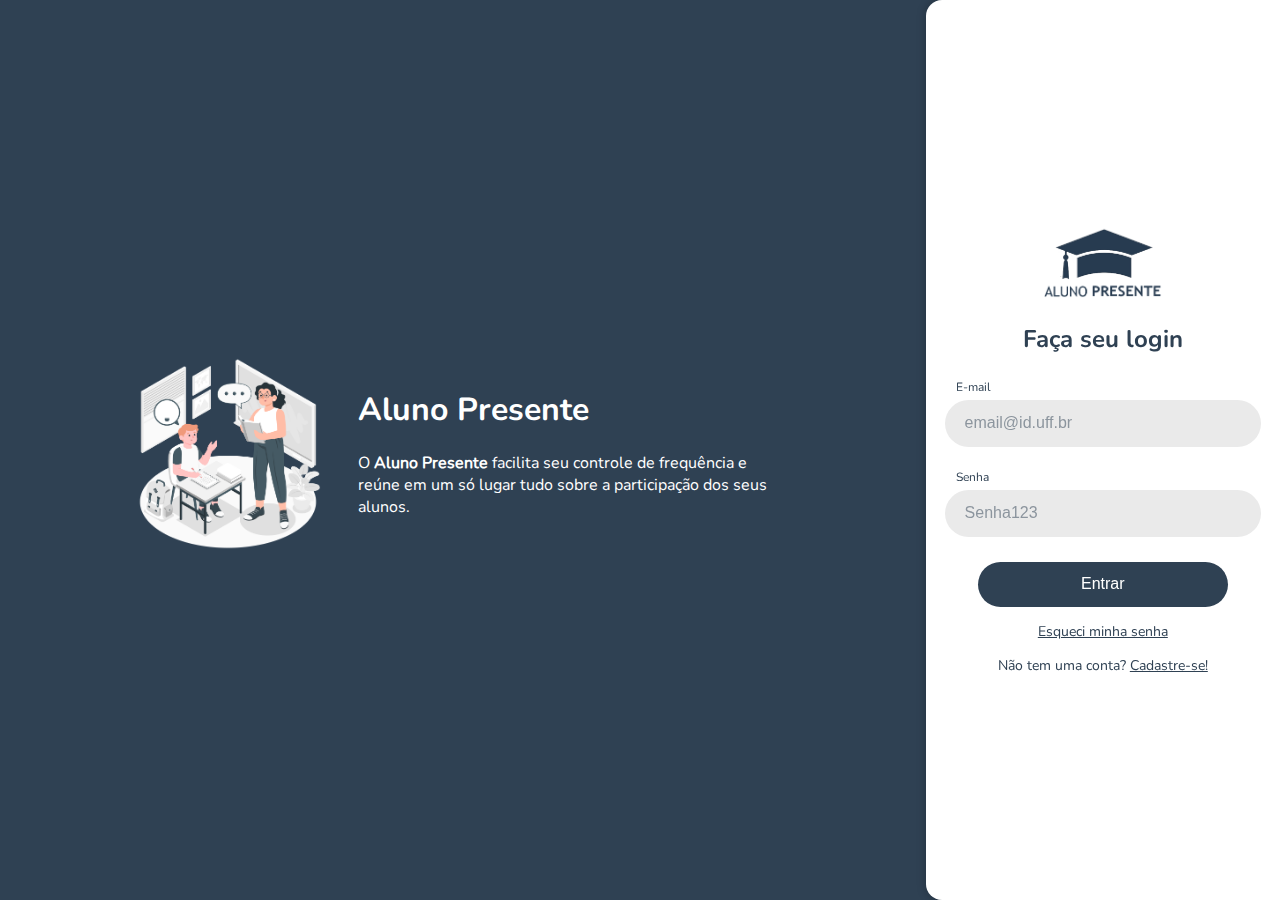
<file: index.html>
<!DOCTYPE html>
<html lang="pt-BR">

<head>
    <meta charset="UTF-8">
    <meta name="viewport" content="width=device-width, initial-scale=1.0">
    <title>Aluno Presente</title>
    <link rel="stylesheet" href="styles.css">
</head>

<body>
    <div class="descriptionBox">
        <img src="./assets/images/teatcher.png" alt="logo" width="200px" />
        <div>
            <h1>Aluno Presente</h1>
            <p>O <b>Aluno Presente</b> facilita seu controle de frequência e reúne em um só lugar tudo sobre a participação dos seus alunos.</p>
        </div>
    </div>
    <div class="container">
        <img src="./assets/images/logoBlue.png" alt="logo" width="120px" />
        <h3>Faça seu login</h3>
        <div name="login" class="formContent">
            <label for="input_email">E-mail</label>
            <input type="text" id="input_email" placeholder="email@id.uff.br" class="inputText">
            <span class="msgError" id="email_error">Digite um e-mail válido!</span>
            <br />
            <label for="input_password">Senha</label>
            <input type="password" id="input_password" placeholder="Senha123" class="inputText">
            <span class="msgError" id="password_error">Digite sua senha!</span>
            <div class="footerInfos">
                <button class="loginBtn" onclick="doLogin()">Entrar</button>
                <a href="./recoverPassword.html">Esqueci minha senha</a>
                <small>Não tem uma conta? <a href="./newAccount.html">Cadastre-se!</a></small>
            </div>
        </div>
</body>

<script src="script.js"></script>

</html>
</file>
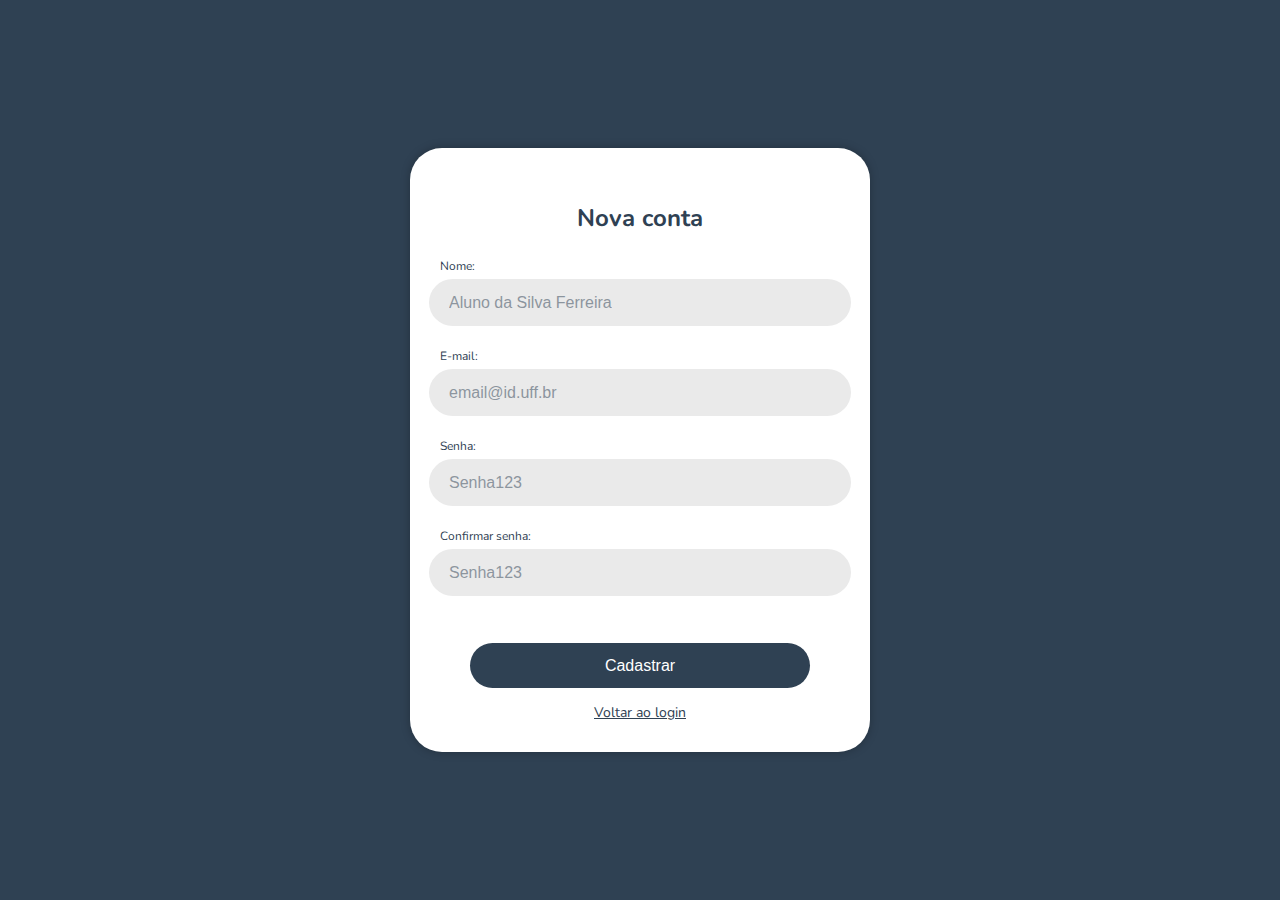
<file: newAccount.html>
<!DOCTYPE html>
<html lang="pt-BR">

<head>
    <meta charset="UTF-8">
    <meta name="viewport" content="width=device-width, initial-scale=1.0">
    <title>Aluno Presente</title>
    <link rel="stylesheet" href="styles.css">
</head>

<body>
    <div class="pageContent">
        <div class="genericContainer">
            <h3>Nova conta</h3>
            <div name="login" class="formContent">
                <label for="input_name">Nome:</label>
                <input type="text" id="input_name" placeholder="Aluno da Silva Ferreira" class="inputText">
                <span class="msgError" id="name_error">Digite seu nome!</span>
                <br/>
                <label for="input_email">E-mail:</label>
                <input type="text" id="input_email" placeholder="email@id.uff.br" class="inputText">
                <span class="msgError" id="email_error">Digite um e-mail válido!</span>
                <br/>
                <label for="input_password">Senha:</label>
                <input type="password" id="input_password" placeholder="Senha123" class="inputText">
                <span class="msgError" id="password_error">Digite sua senha!</span>
                <br/>
                <label for="input_confirm_password">Confirmar senha:</label>
                <input type="password" id="input_password_confirmation" placeholder="Senha123" class="inputText">
                <span class="msgError" id="password_confirmation_error">A senha e a confirmação de senha devem ser iguais.</span>
                <br/>
                <div class="footerInfos">
                    <button class="loginBtn" onclick="signUp()">Cadastrar</button>
                    <a href="./index.html">Voltar ao login</a>
                </div>
            </div>
        </div>
</body>

<script src="script.js"></script>

</html>
</file>
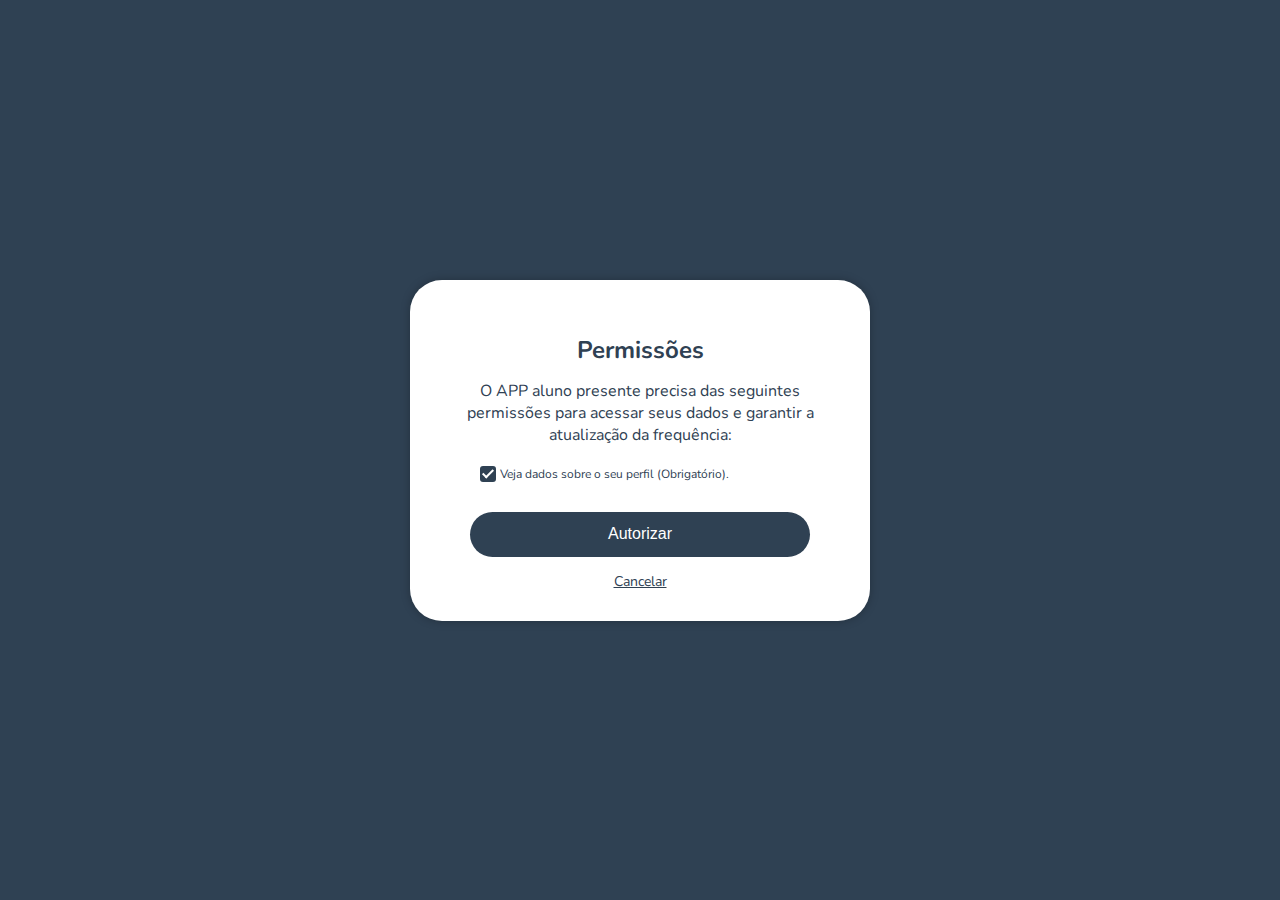
<file: permissions.html>
<!DOCTYPE html>
<html lang="pt-BR">

<head>
    <meta charset="UTF-8">
    <meta name="viewport" content="width=device-width, initial-scale=1.0">
    <title>Aluno Presente</title>
    <link rel="stylesheet" href="styles.css">
</head>

<body>
    <div class="pageContent">
        <div class="genericContainer">
            <h3>Permissões</h3>
            <div name="login" class="formContent">
                <p>O APP aluno presente precisa das seguintes permissões para acessar seus dados e garantir a atualização da frequência:</p>
                <label class="checkboxContainer">Veja dados sobre o seu perfil (Obrigatório).
                    <input type="checkbox" value="profile" checked disabled>
                    <span class="checkmark"></span>
                </label>
                <div class="footerInfos">
                    <button class="loginBtn" onclick="checkPermissions()">Autorizar</button>
                    <a href="./index.html">Cancelar</a>
                </div>
            </div>
        </div>
</body>

<script src="script.js"></script>

</html>
</file>
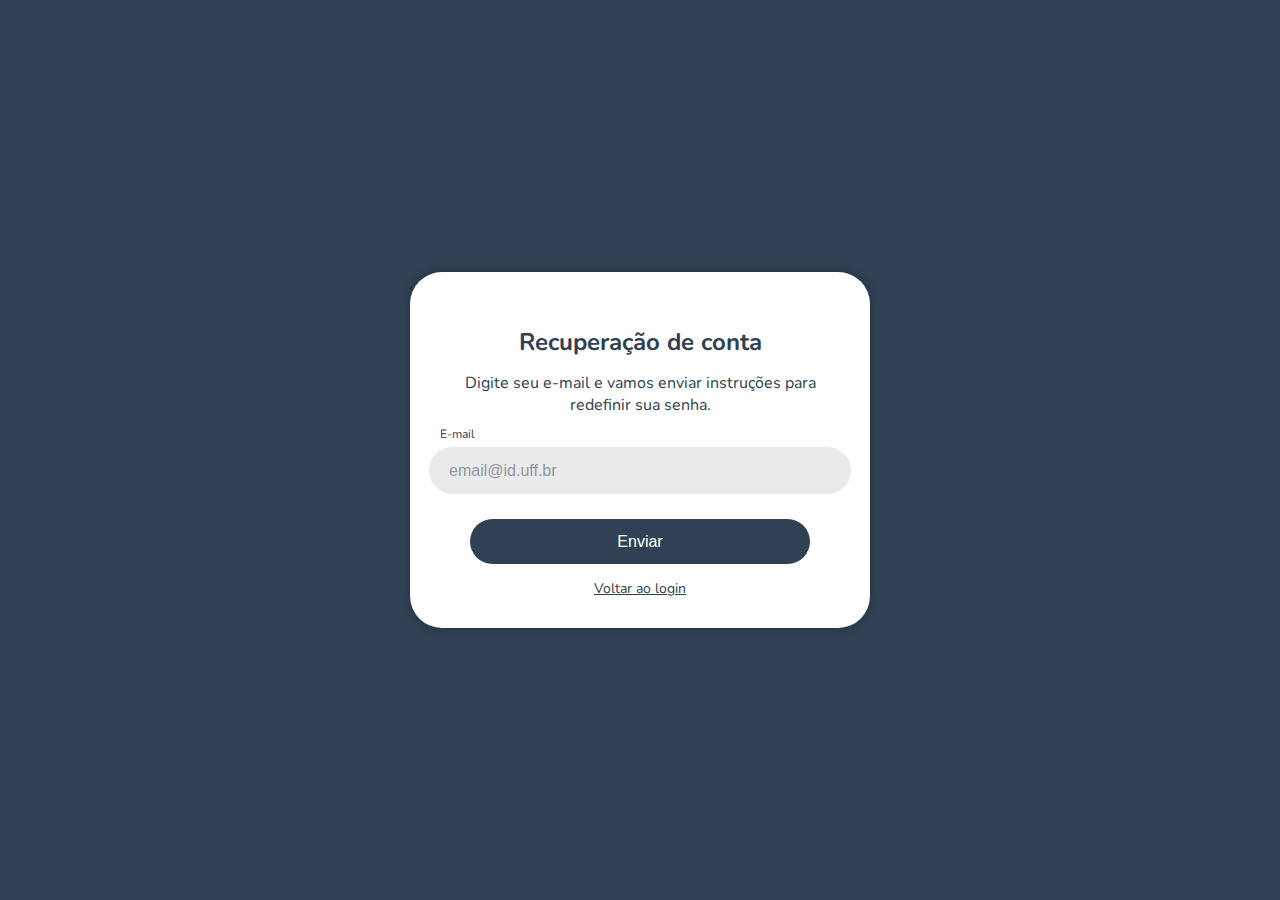
<file: recoverPassword.html>
<!DOCTYPE html>
<html lang="pt-BR">

<head>
    <meta charset="UTF-8">
    <meta name="viewport" content="width=device-width, initial-scale=1.0">
    <title>Aluno Presente</title>
    <link rel="stylesheet" href="styles.css">
</head>

<body>
    <div class="pageContent">
        <div class="genericContainer">
            <h3>Recuperação de conta</h3>
            <div name="login" class="formContent">
                <p>Digite seu e-mail e vamos enviar instruções para redefinir sua senha.</p>
                <label for="input_email">E-mail</label>
                <input type="text" id="input_email" placeholder="email@id.uff.br" class="inputText">
                <span class="msgError" id="email_error">Digite um e-mail válido!</span>
                <div class="footerInfos">
                    <button class="loginBtn" onclick="recoverPassword()">Enviar</button>
                    <a href="./index.html">Voltar ao login</a>
                </div>
            </div>
        </div>
</body>

<script src="script.js"></script>

</html>
</file>
<file: styles.css>
@font-face {
    font-family: "Bold";   /*Can be any text*/
    src: local("Nunito-Bold"), url("./assets/fonts/Nunito-Bold.ttf") format("truetype");
}

@font-face {
    font-family: "Normal";   /*Can be any text*/
    src: local("Nunito-Regular"), url("./assets/fonts/Nunito-Regular.ttf") format("truetype");
}

:root {
    --primary-color: rgb(47, 65, 83);
    --secondary-color: rgb(255, 255, 255);
  }


html, body {
    margin: 0;
    padding: 0;
    font-family: 'Lucida Sans', 'Lucida Sans Regular', 'Lucida Grande', 'Lucida Sans Unicode', Geneva, Verdana, sans-serif;
    background-color: var(--primary-color);
    display: flex;
    justify-content: center;
    align-items: center;
    height: 100vh;
    font-family: "Normal";
}

h1, h3 {
    font-family: "Bold";

}

.container {
    display: flex;
    flex-direction: column;
    align-items: center;
    justify-content: center;
    max-height: 500px;
    min-width: 250px;
    width: 70vw;
    max-width: 400px;
    background-color: var(--secondary-color);
    border-radius: 32px;
    padding: 30px 30px;
    box-shadow: 0px 0px 10px 0px rgba(0,0,0,0.25);
}

.descriptionBox {
    display: none;
}

/* Desktop layout */
@media screen and (min-width: 1024px) {

    html{
        justify-content: flex-start;
    }

    .descriptionBox {
        display: flex;
        width: 50vw;
        margin-left: 10vw;
        justify-content: center;
        align-items: center;
        color: var(--secondary-color);
    }

    .descriptionBox div {
        margin-left: 30px;
    }

    .container {
        width: 23vw;
        max-height: none;
        position: fixed;
        right: 0;
        top: 0;
        bottom: 0;
        border-radius: 16px 0px 0px 16px;
    }
}

.container h3 {
    font-size: 24px;
    color: var(--primary-color);
    font-weight: 500;
}

.loginBtn {
    width: 100%;
    height: 45px;
    border: none;
    border-radius: 32px;
    background-color: var(--primary-color);
    font-size: 16px;
    color: var(--secondary-color);
    opacity: 1;
    justify-content: center;
    align-items: center;
    display: flex;
    margin-top: 25px;
    cursor: pointer;
}

.formContent{
    display: flex;
    flex-direction: column;
    align-items: center;
    justify-content: center;
    width: 100%;
}

.formContent label{
    font-size: 12px;
    color: var(--primary-color);
    opacity: 1;
    margin-bottom: 5px;
    width: 100%;
}

.formContent p {
    color: var(--primary-color);
    margin-bottom: 10px;
    width: 100%;
    text-align: center;
    margin-top: -10px;
    font-size: 16px;
}

.inputText {
    width: 100%;
    height: 45px;
    border: none;
    border-radius: 32px;
    background-color: rgb(234, 234, 234);
    font-size: 16px;
    color: var(--primary-color);
    opacity: 1;
    padding-left: 20px;
}

.inputText:focus {
    outline: none;
}

.inputText::placeholder {
    color: var(--primary-color);
    opacity: 0.5;
}

.footerInfos {
    display: flex;
    flex-direction: column;
    align-items: center;
    justify-content: center;
    width: 85%;
}

.footerInfos a {
    font-size: 14px;
    color: var(--primary-color);
    margin-top: 15px;
}

.footerInfos small {
    font-size: 14px;
    color: var(--primary-color);
    margin-top: 15px;
}

/* Classes de erros dupl */
.msgError {
    display: none;
    color: rgb(171, 11, 11);
    font-size: 12px;
    margin-top: 5px;
    margin-bottom: 10px;
    width: 100%;
}

.genericContainer {
    display: flex;
    flex-direction: column;
    align-items: center;
    justify-content: center;
    max-height: 600px;
    min-width: 250px;
    width: 70vw;
    max-width: 400px;
    background-color: var(--secondary-color);
    border-radius: 32px;
    padding: 30px 30px;
    box-shadow: 0px 0px 10px 0px rgba(0,0,0,0.25); 
}

.pageContent {
    display: flex;
    flex-direction: column;
    align-items: center;
    justify-content: center;
    width: 100vw;
    height: 100vh;
}

.genericContainer h3 {
    font-size: 24px;
    color: var(--primary-color);
    font-weight: 500;
}

.checkboxContainer {
    display: block;
    position: relative;
    padding-left: 20px;
    margin-top: 10px;
    margin-left: 25%;
    cursor: pointer;
    font-size: 22px;
    -webkit-user-select: none;
    -moz-user-select: none;
    -ms-user-select: none;
    user-select: none;
}


/* Hide the browser's default checkbox */
.checkboxContainer input {
    position: absolute;
    opacity: 0;
    cursor: pointer;
    height: 0;
    width: 0;
  }
  
  /* Create a custom checkbox */
  .checkmark {
    position: absolute;
    top: 0;
    left: 0;
    height: 16px;
    width: 16px;
    border-radius: 3px;
  }
  
  /* On mouse-over, add a grey background color */
  .checkboxContainer:hover input ~ .checkmark {
    background-color: #ccc;
  }
  
  /* When the checkbox is checked, add a blue background */
  .checkboxContainer input:checked ~ .checkmark {
    background-color: var(--primary-color);
  }
  
  /* Create the checkmark/indicator (hidden when not checked) */
  .checkmark:after {
    content: "";
    position: absolute;
    display: none;
  }
  
  /* Show the checkmark when checked */
  .checkboxContainer input:checked ~ .checkmark:after {
    display: block;
  }
  
  /* Style the checkmark/indicator */
  .checkboxContainer .checkmark:after {
    left: 5px;
    top: 1px;
    width: 4px;
    height: 9px;
    border: solid var(--secondary-color);
    border-width: 0 2px 2px 0;
    -webkit-transform: rotate(45deg);
    -ms-transform: rotate(45deg);
    transform: rotate(45deg);
  }
</file>
